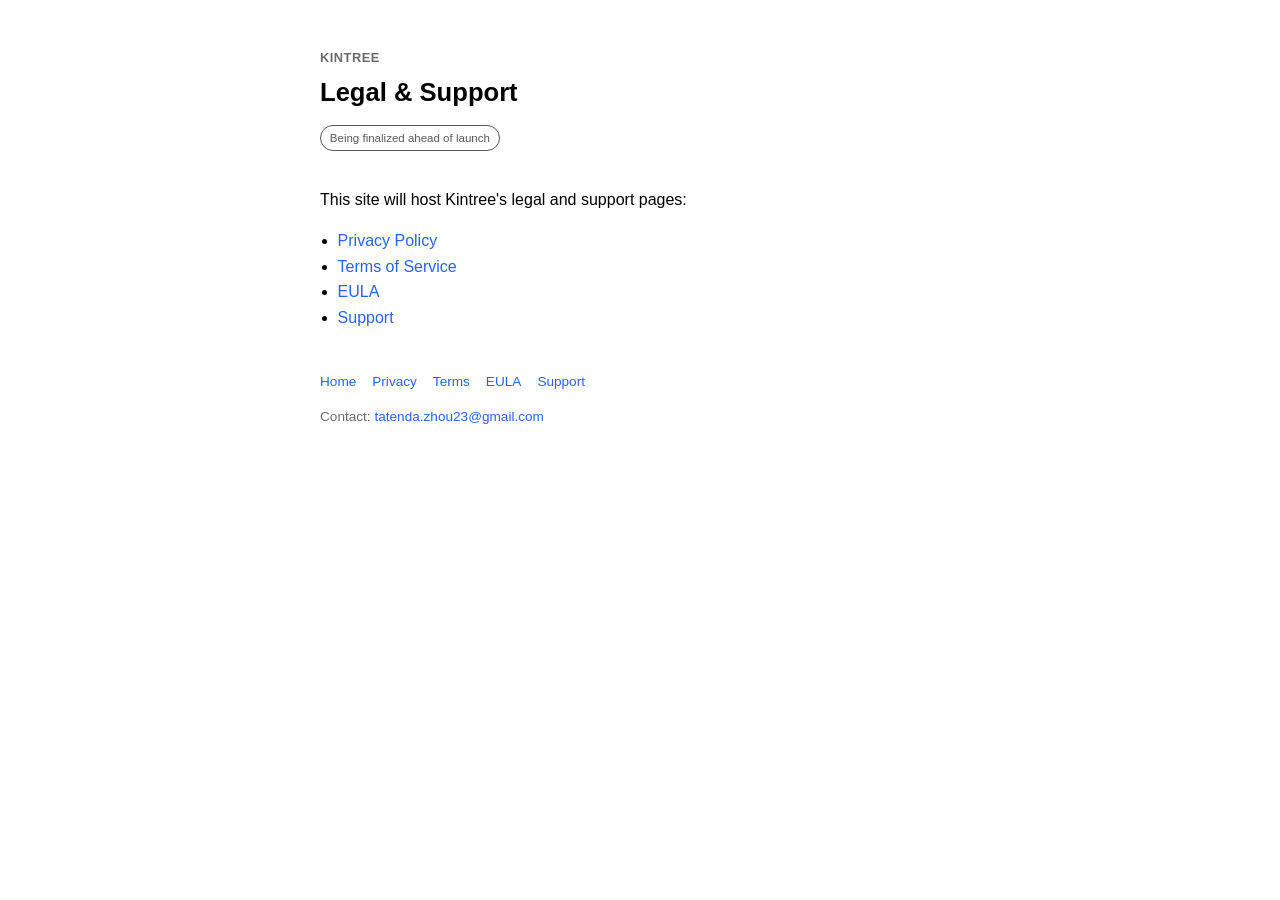
<file: index.html>
<!DOCTYPE html>
<html lang="en">
<head>
<meta charset="utf-8">
<meta name="viewport" content="width=device-width, initial-scale=1">
<title>Kintree — Legal &amp; Support</title>
<meta name="robots" content="noindex">
<style>
  :root { color-scheme: light dark; }
  body { font-family: -apple-system, BlinkMacSystemFont, "Segoe UI", Roboto, Helvetica, Arial, sans-serif;
         max-width: 640px; margin: 0 auto; padding: 3rem 1.25rem; line-height: 1.6; }
  h1 { font-size: 1.6rem; margin: .25rem 0 .5rem; }
  .brand { font-weight: 700; letter-spacing: .04em; text-transform: uppercase; font-size: .8rem; color: #6a6a6a; }
  .badge { display: inline-block; font-size: .72rem; padding: .15rem .55rem; border: 1px solid currentColor;
           border-radius: 999px; opacity: .65; margin: .25rem 0 1.25rem; }
  a { color: #2563eb; text-decoration: none; }
  a:hover { text-decoration: underline; }
  ul { padding-left: 1.1rem; }
  footer { margin-top: 2.5rem; font-size: .85rem; color: #6a6a6a; }
  nav a { margin-right: 1rem; }
</style>
</head>
<body>
  <div class="brand">Kintree</div>
  <h1>Legal &amp; Support</h1>
  <div class="badge">Being finalized ahead of launch</div>
  <p>This site will host Kintree's legal and support pages:</p>
  <ul>
    <li><a href="/familytreeapp-legal/privacy">Privacy Policy</a></li>
    <li><a href="/familytreeapp-legal/terms">Terms of Service</a></li>
    <li><a href="/familytreeapp-legal/eula">EULA</a></li>
    <li><a href="/familytreeapp-legal/support">Support</a></li>
  </ul>
  <footer>
    <nav><a href="/familytreeapp-legal/">Home</a><a href="/familytreeapp-legal/privacy">Privacy</a><a href="/familytreeapp-legal/terms">Terms</a><a href="/familytreeapp-legal/eula">EULA</a><a href="/familytreeapp-legal/support">Support</a></nav>
    <p>Contact: <a href="mailto:tatenda.zhou23@gmail.com">tatenda.zhou23@gmail.com</a></p>
  </footer>
</body>
</html>
</file>
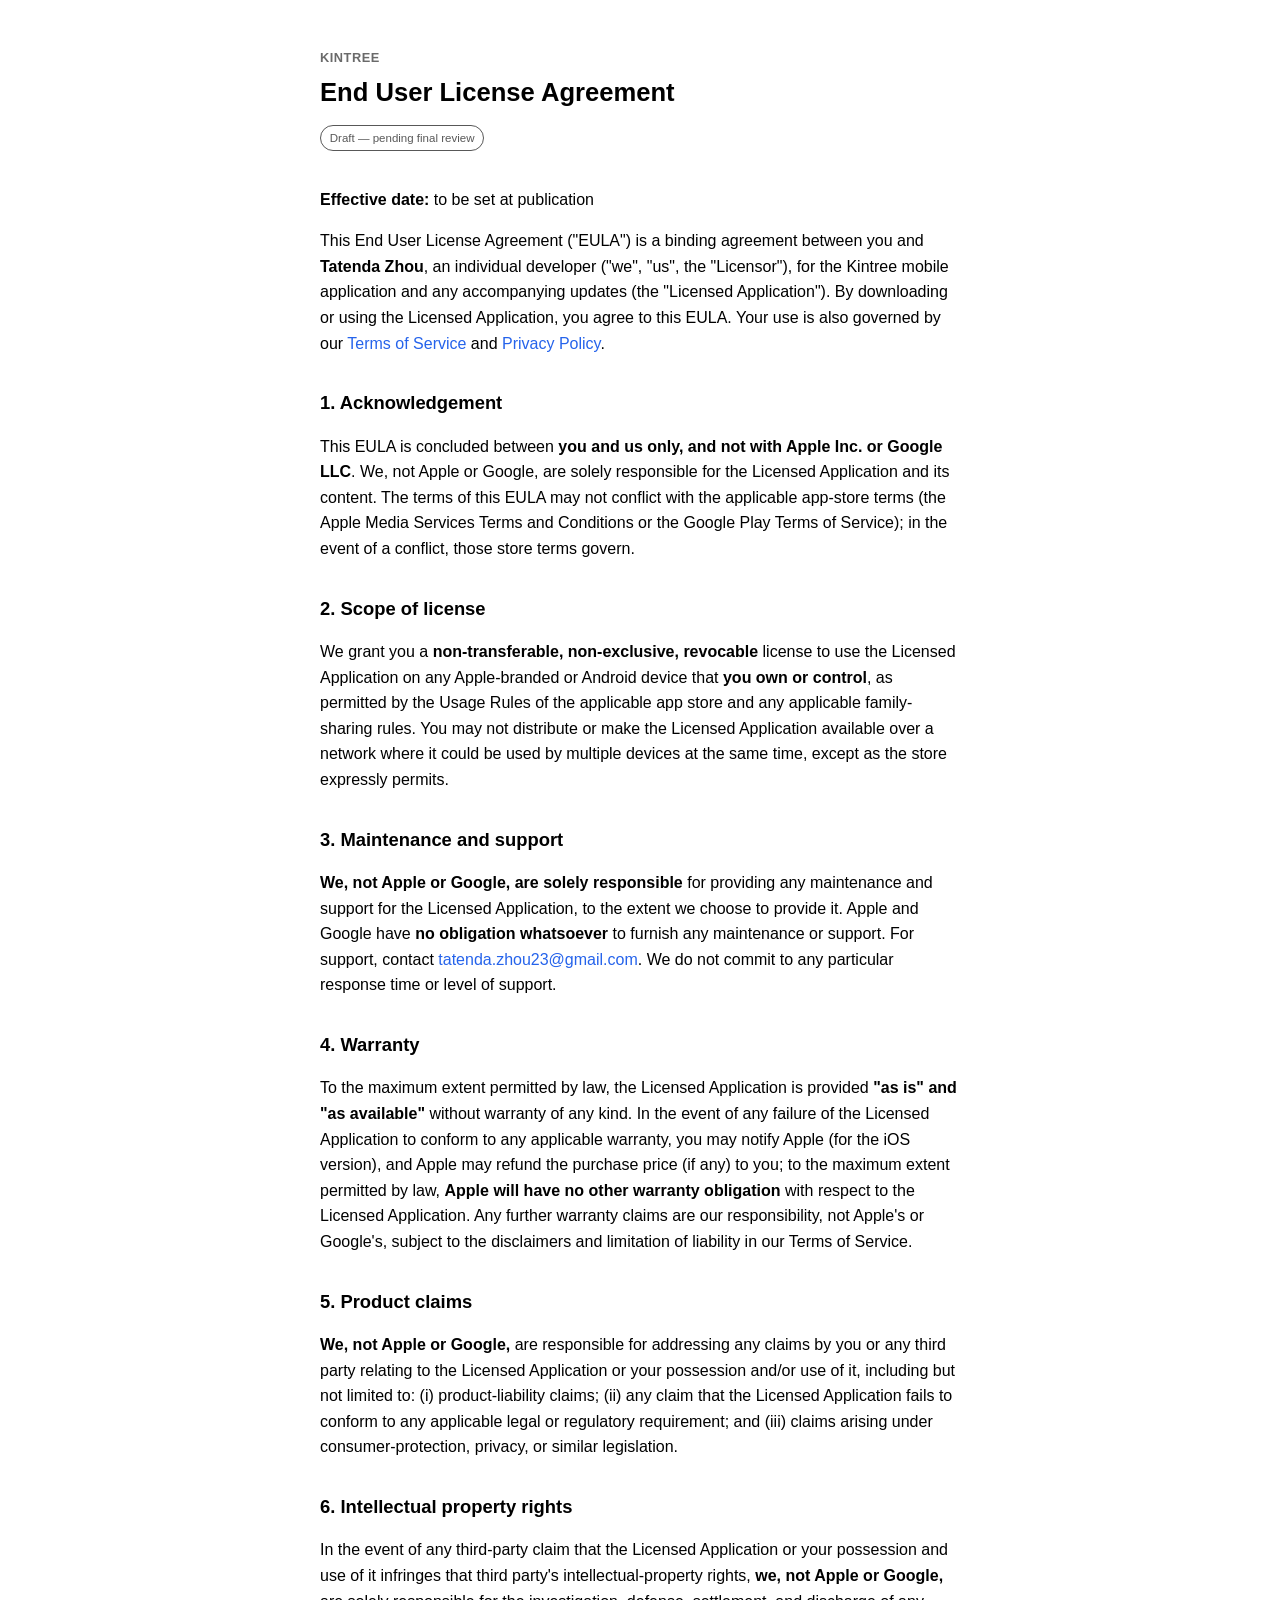
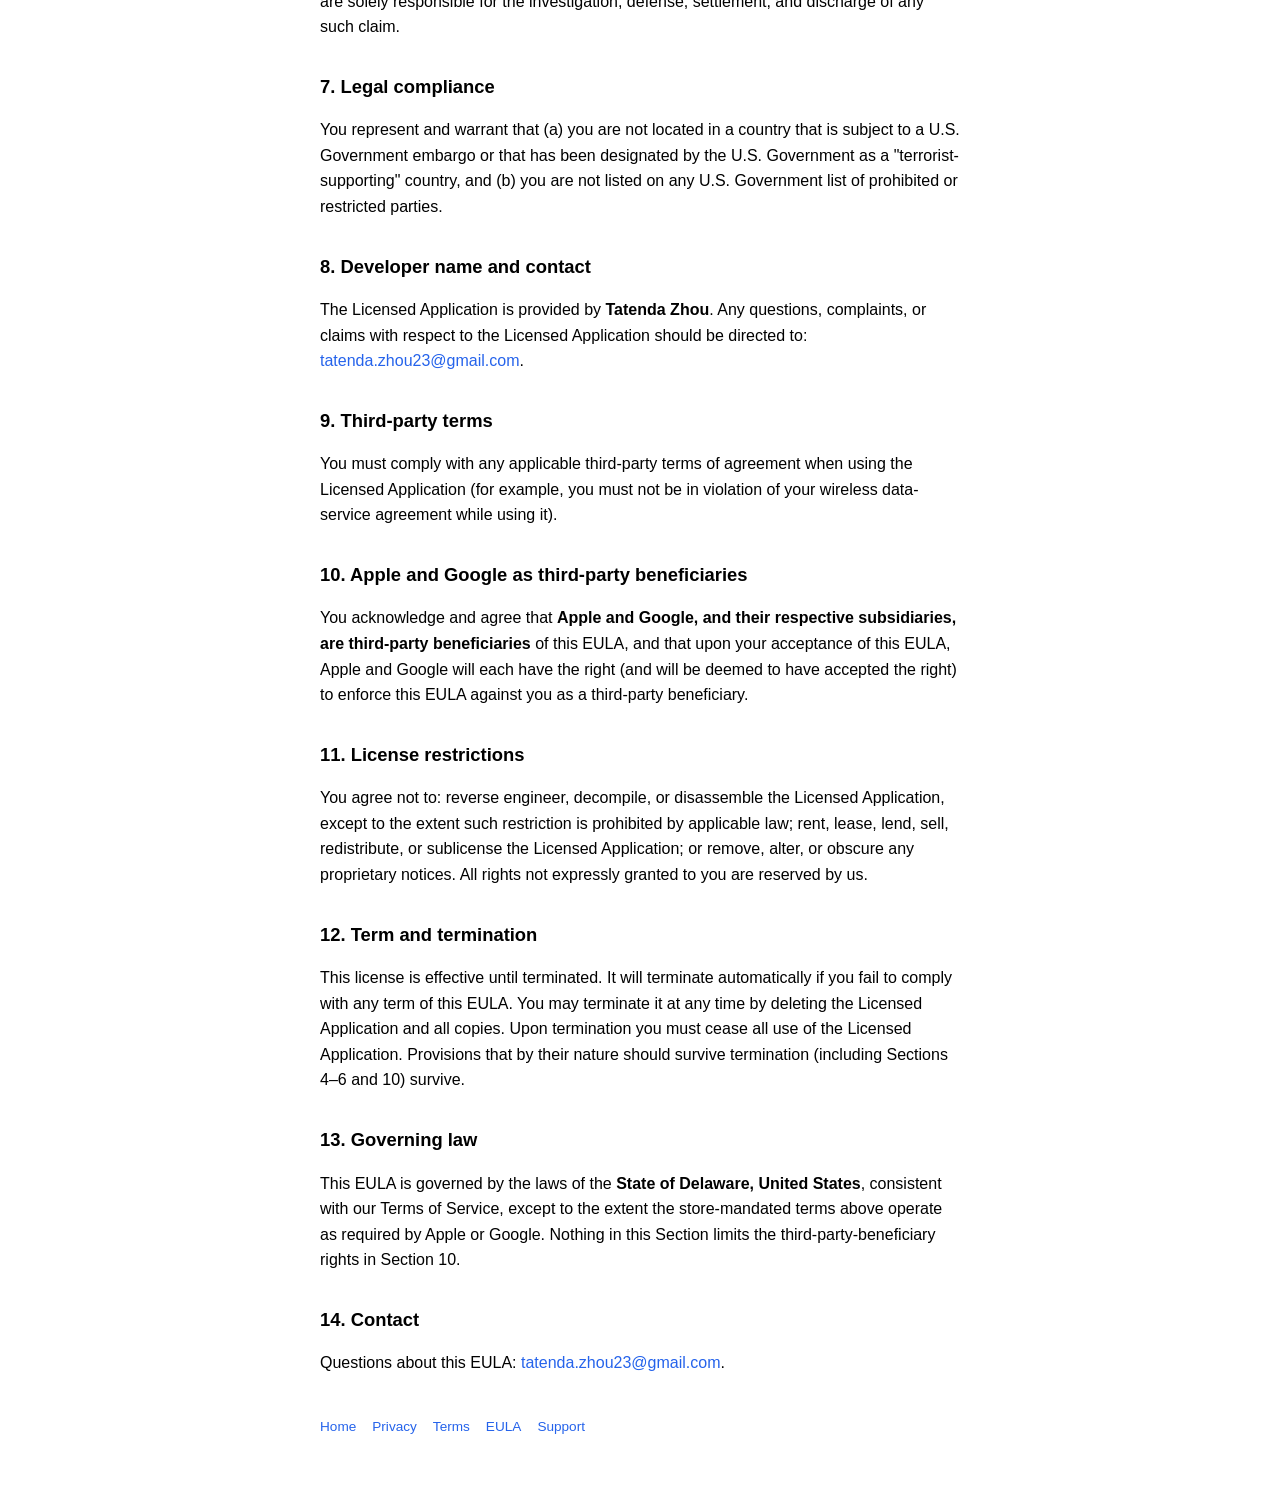
<file: eula/index.html>
<!DOCTYPE html>
<html lang="en">
<head>
<meta charset="utf-8">
<meta name="viewport" content="width=device-width, initial-scale=1">
<title>Kintree — End User License Agreement</title>
<meta name="robots" content="noindex">
<style>
  :root { color-scheme: light dark; }
  body { font-family: -apple-system, BlinkMacSystemFont, "Segoe UI", Roboto, Helvetica, Arial, sans-serif;
         max-width: 640px; margin: 0 auto; padding: 3rem 1.25rem; line-height: 1.6; }
  h1 { font-size: 1.6rem; margin: .25rem 0 .5rem; }
  h2 { font-size: 1.15rem; margin: 2rem 0 .4rem; }
  .brand { font-weight: 700; letter-spacing: .04em; text-transform: uppercase; font-size: .8rem; color: #6a6a6a; }
  .badge { display: inline-block; font-size: .72rem; padding: .15rem .55rem; border: 1px solid currentColor;
           border-radius: 999px; opacity: .65; margin: .25rem 0 1.25rem; }
  a { color: #2563eb; text-decoration: none; }
  a:hover { text-decoration: underline; }
  ul { padding-left: 1.1rem; }
  footer { margin-top: 2.5rem; font-size: .85rem; color: #6a6a6a; }
  nav a { margin-right: 1rem; }
</style>
</head>
<body>
  <div class="brand">Kintree</div>
  <h1>End User License Agreement</h1>
  <div class="badge">Draft — pending final review</div>

  <p><strong>Effective date:</strong> to be set at publication</p>

  <p>This End User License Agreement ("EULA") is a binding agreement between you and <strong>Tatenda Zhou</strong>, an individual developer ("we", "us", the "Licensor"), for the Kintree mobile application and any accompanying updates (the "Licensed Application"). By downloading or using the Licensed Application, you agree to this EULA. Your use is also governed by our <a href="/familytreeapp-legal/terms">Terms of Service</a> and <a href="/familytreeapp-legal/privacy">Privacy Policy</a>.</p>

  <h2>1. Acknowledgement</h2>
  <p>This EULA is concluded between <strong>you and us only, and not with Apple Inc. or Google LLC</strong>. We, not Apple or Google, are solely responsible for the Licensed Application and its content. The terms of this EULA may not conflict with the applicable app-store terms (the Apple Media Services Terms and Conditions or the Google Play Terms of Service); in the event of a conflict, those store terms govern.</p>

  <h2>2. Scope of license</h2>
  <p>We grant you a <strong>non-transferable, non-exclusive, revocable</strong> license to use the Licensed Application on any Apple-branded or Android device that <strong>you own or control</strong>, as permitted by the Usage Rules of the applicable app store and any applicable family-sharing rules. You may not distribute or make the Licensed Application available over a network where it could be used by multiple devices at the same time, except as the store expressly permits.</p>

  <h2>3. Maintenance and support</h2>
  <p><strong>We, not Apple or Google, are solely responsible</strong> for providing any maintenance and support for the Licensed Application, to the extent we choose to provide it. Apple and Google have <strong>no obligation whatsoever</strong> to furnish any maintenance or support. For support, contact <a href="mailto:tatenda.zhou23@gmail.com">tatenda.zhou23@gmail.com</a>. We do not commit to any particular response time or level of support.</p>

  <h2>4. Warranty</h2>
  <p>To the maximum extent permitted by law, the Licensed Application is provided <strong>"as is" and "as available"</strong> without warranty of any kind. In the event of any failure of the Licensed Application to conform to any applicable warranty, you may notify Apple (for the iOS version), and Apple may refund the purchase price (if any) to you; to the maximum extent permitted by law, <strong>Apple will have no other warranty obligation</strong> with respect to the Licensed Application. Any further warranty claims are our responsibility, not Apple's or Google's, subject to the disclaimers and limitation of liability in our Terms of Service.</p>

  <h2>5. Product claims</h2>
  <p><strong>We, not Apple or Google,</strong> are responsible for addressing any claims by you or any third party relating to the Licensed Application or your possession and/or use of it, including but not limited to: (i) product-liability claims; (ii) any claim that the Licensed Application fails to conform to any applicable legal or regulatory requirement; and (iii) claims arising under consumer-protection, privacy, or similar legislation.</p>

  <h2>6. Intellectual property rights</h2>
  <p>In the event of any third-party claim that the Licensed Application or your possession and use of it infringes that third party's intellectual-property rights, <strong>we, not Apple or Google,</strong> are solely responsible for the investigation, defense, settlement, and discharge of any such claim.</p>

  <h2>7. Legal compliance</h2>
  <p>You represent and warrant that (a) you are not located in a country that is subject to a U.S. Government embargo or that has been designated by the U.S. Government as a "terrorist-supporting" country, and (b) you are not listed on any U.S. Government list of prohibited or restricted parties.</p>

  <h2>8. Developer name and contact</h2>
  <p>The Licensed Application is provided by <strong>Tatenda Zhou</strong>. Any questions, complaints, or claims with respect to the Licensed Application should be directed to: <a href="mailto:tatenda.zhou23@gmail.com">tatenda.zhou23@gmail.com</a>.</p>

  <h2>9. Third-party terms</h2>
  <p>You must comply with any applicable third-party terms of agreement when using the Licensed Application (for example, you must not be in violation of your wireless data-service agreement while using it).</p>

  <h2>10. Apple and Google as third-party beneficiaries</h2>
  <p>You acknowledge and agree that <strong>Apple and Google, and their respective subsidiaries, are third-party beneficiaries</strong> of this EULA, and that upon your acceptance of this EULA, Apple and Google will each have the right (and will be deemed to have accepted the right) to enforce this EULA against you as a third-party beneficiary.</p>

  <h2>11. License restrictions</h2>
  <p>You agree not to: reverse engineer, decompile, or disassemble the Licensed Application, except to the extent such restriction is prohibited by applicable law; rent, lease, lend, sell, redistribute, or sublicense the Licensed Application; or remove, alter, or obscure any proprietary notices. All rights not expressly granted to you are reserved by us.</p>

  <h2>12. Term and termination</h2>
  <p>This license is effective until terminated. It will terminate automatically if you fail to comply with any term of this EULA. You may terminate it at any time by deleting the Licensed Application and all copies. Upon termination you must cease all use of the Licensed Application. Provisions that by their nature should survive termination (including Sections 4–6 and 10) survive.</p>

  <h2>13. Governing law</h2>
  <p>This EULA is governed by the laws of the <strong>State of Delaware, United States</strong>, consistent with our Terms of Service, except to the extent the store-mandated terms above operate as required by Apple or Google. Nothing in this Section limits the third-party-beneficiary rights in Section 10.</p>

  <h2>14. Contact</h2>
  <p>Questions about this EULA: <a href="mailto:tatenda.zhou23@gmail.com">tatenda.zhou23@gmail.com</a>.</p>

  <footer>
    <nav><a href="/familytreeapp-legal/">Home</a><a href="/familytreeapp-legal/privacy">Privacy</a><a href="/familytreeapp-legal/terms">Terms</a><a href="/familytreeapp-legal/eula">EULA</a><a href="/familytreeapp-legal/support">Support</a></nav>
  </footer>
</body>
</html>
</file>
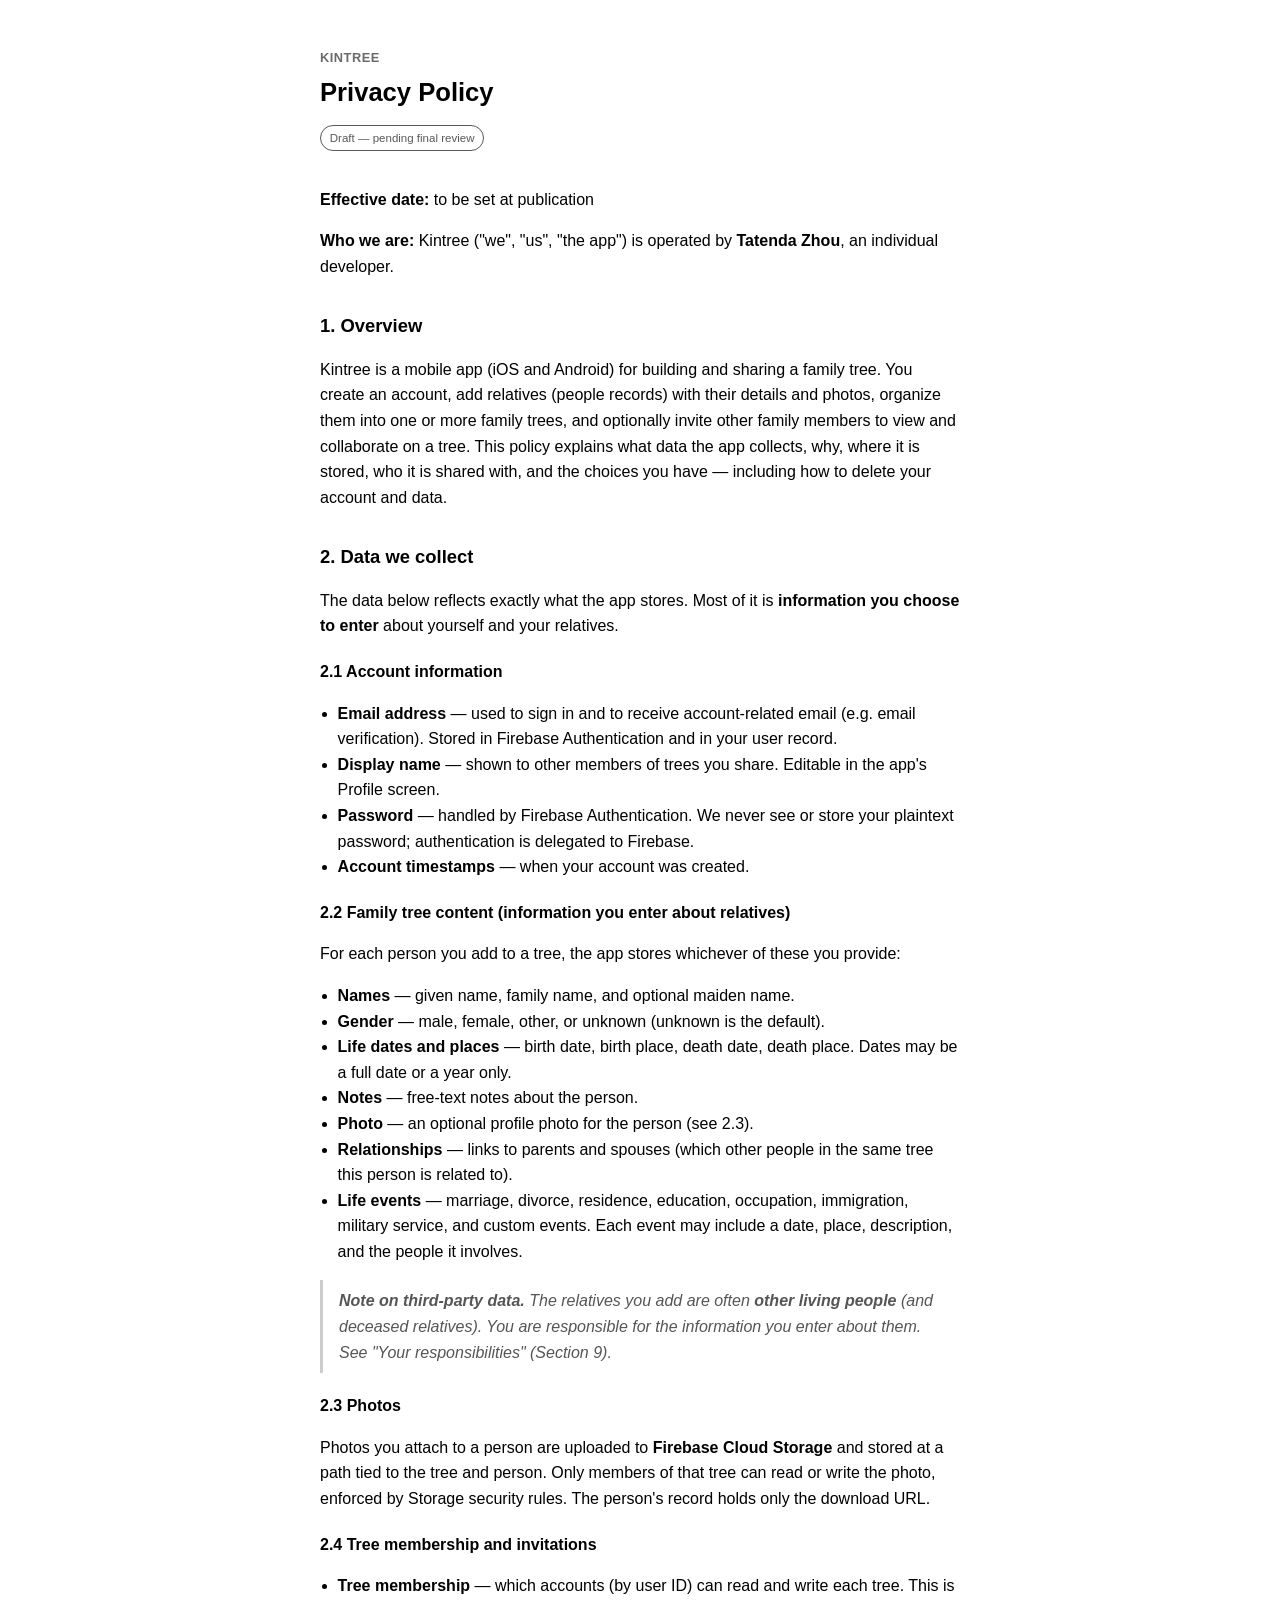
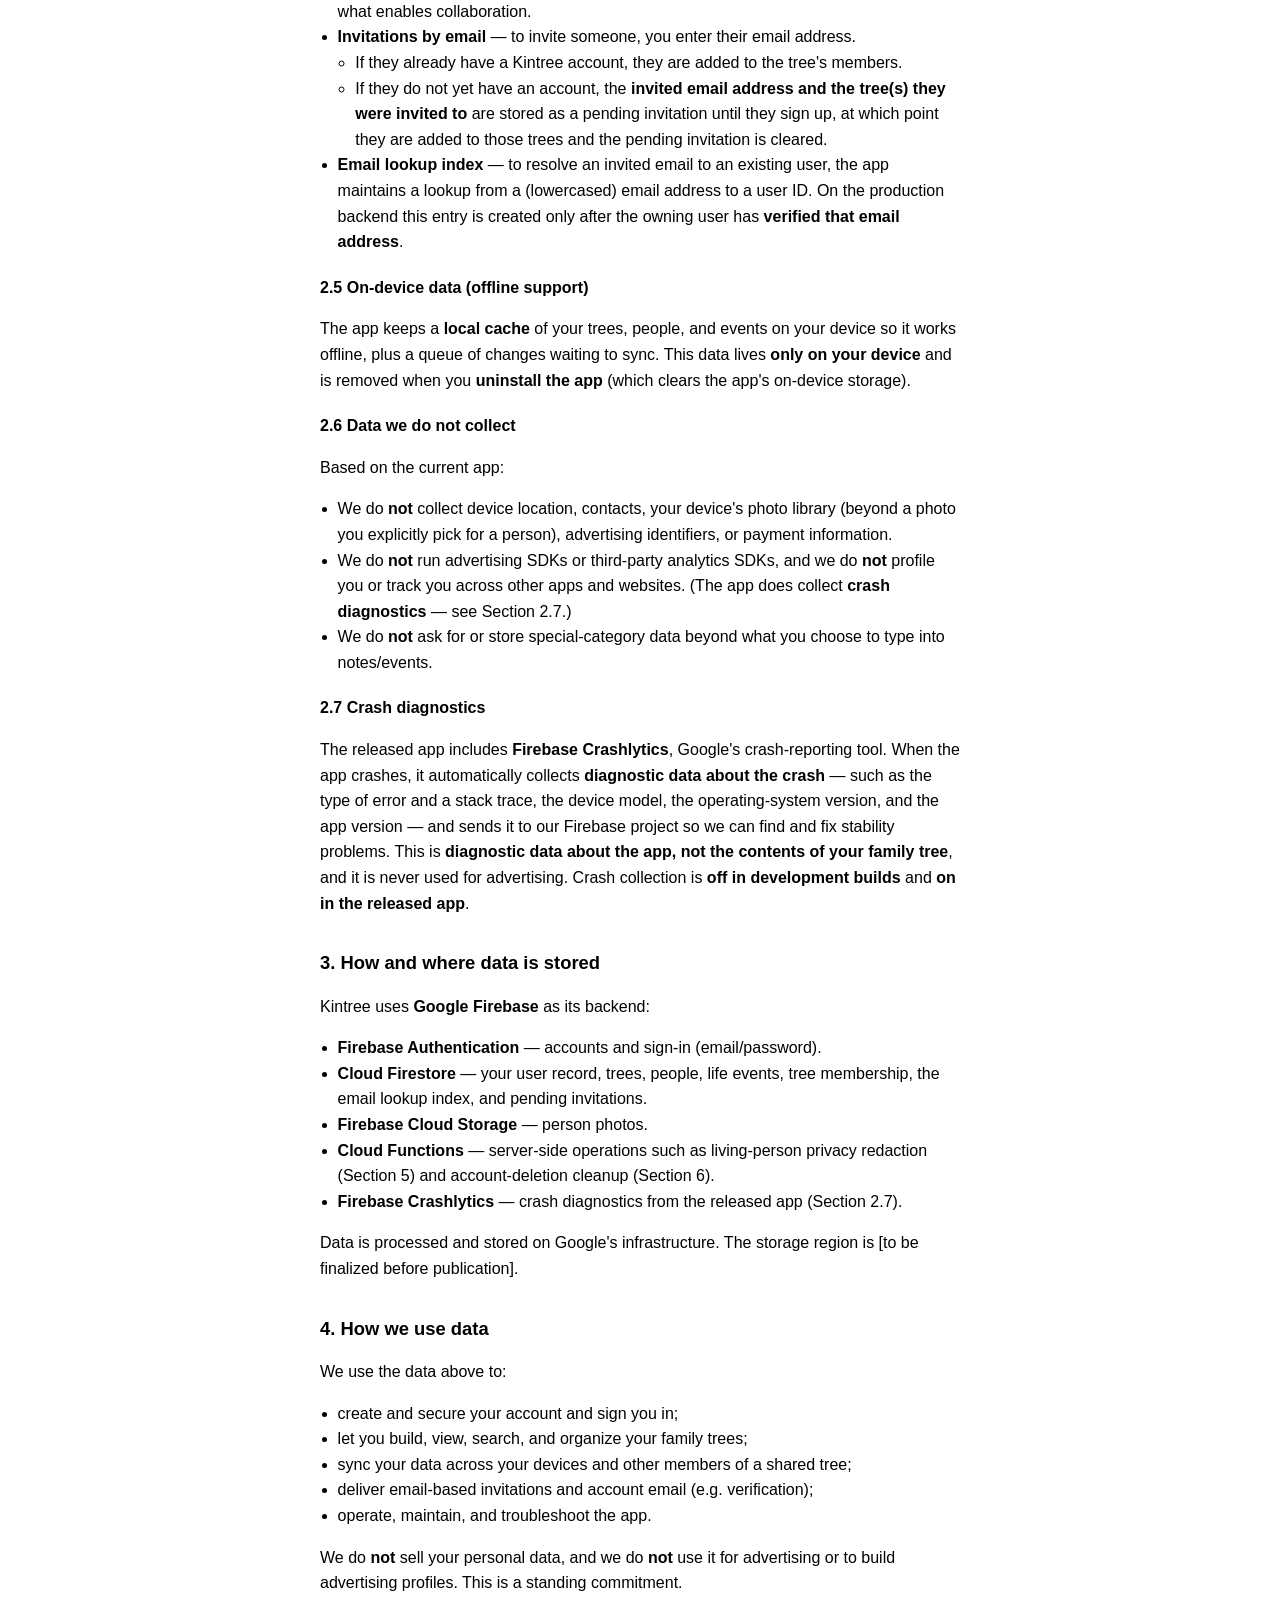
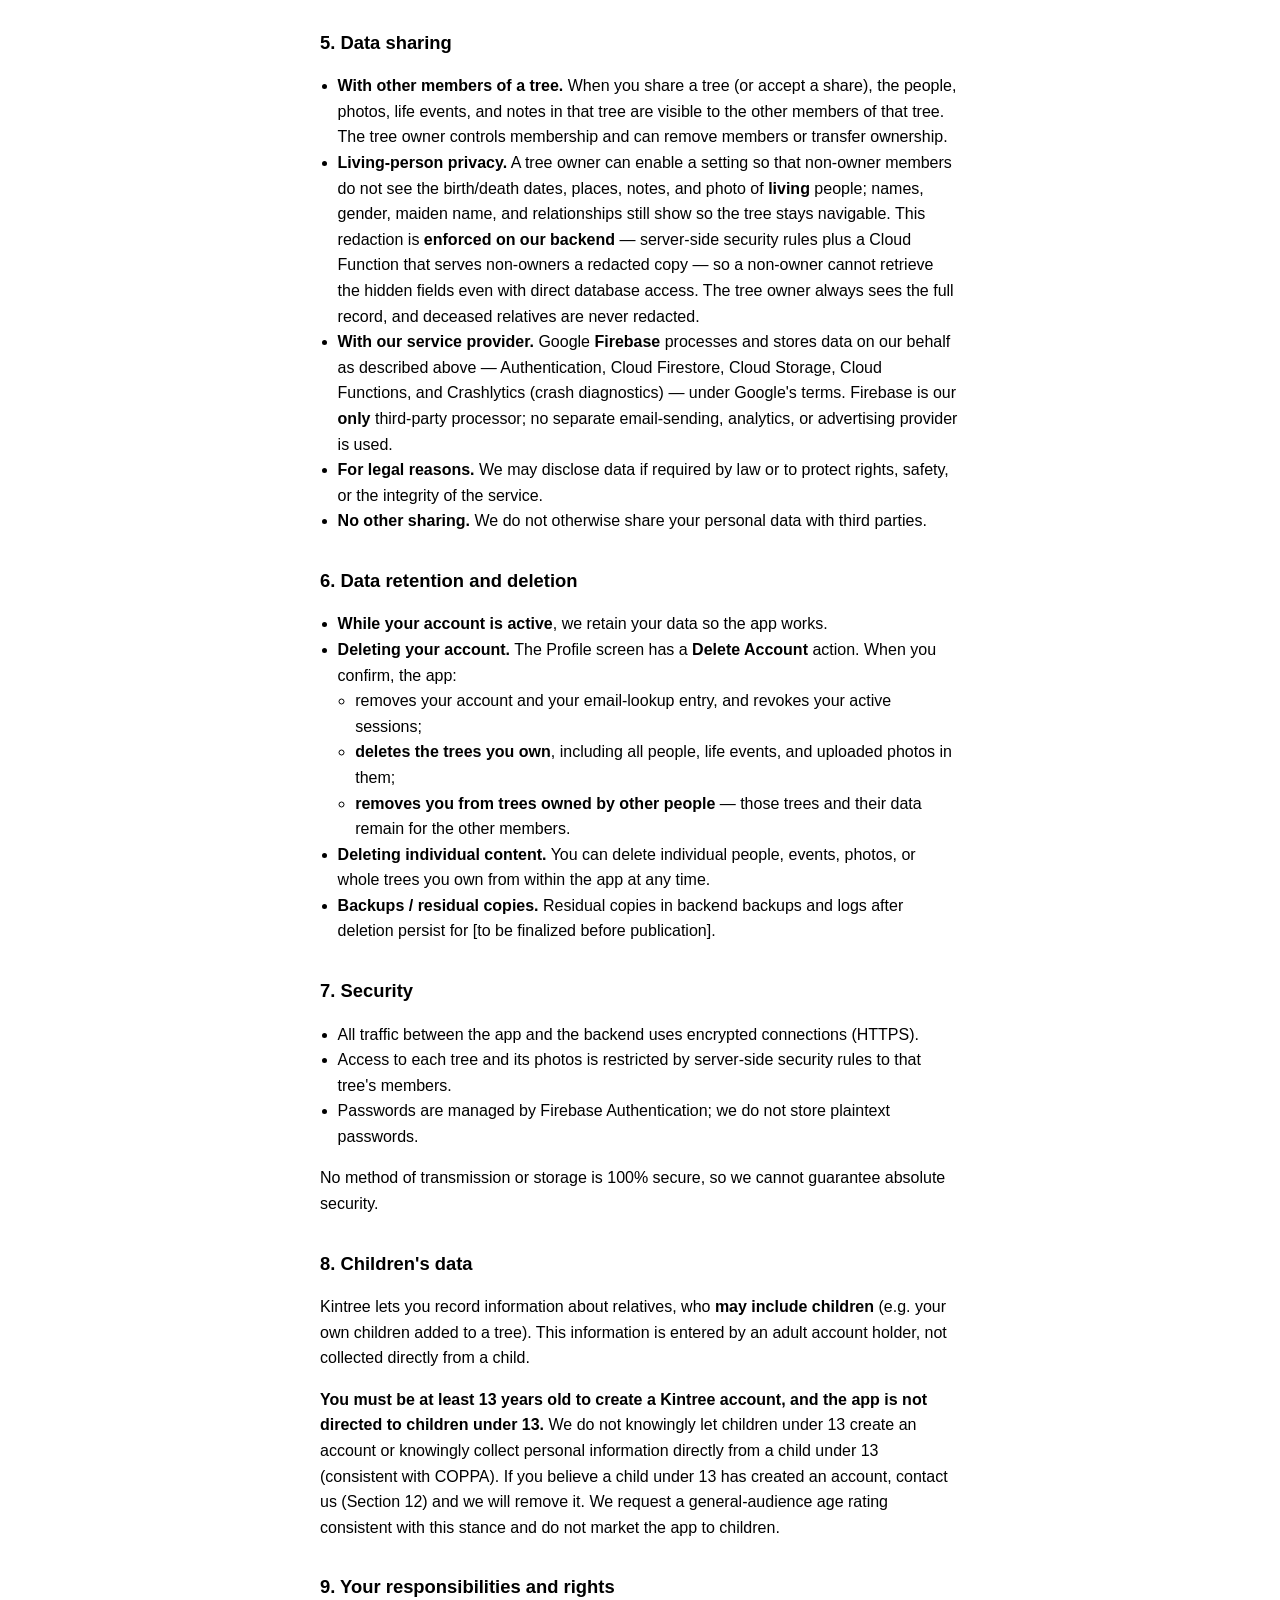
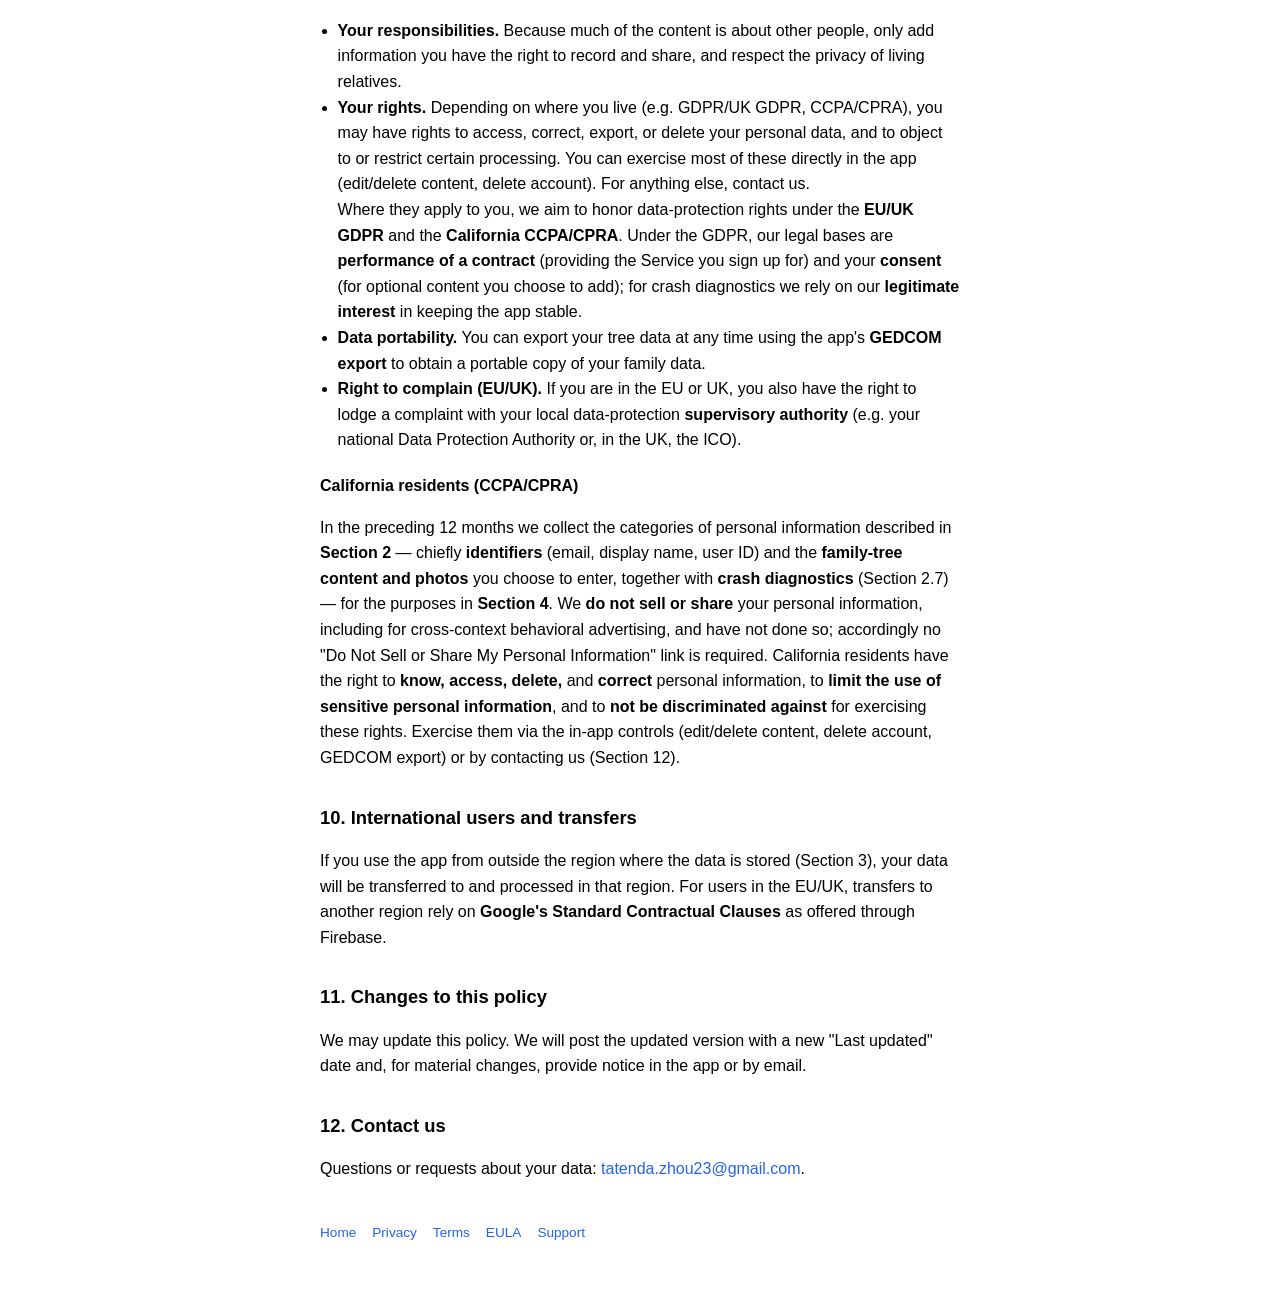
<file: privacy/index.html>
<!DOCTYPE html>
<html lang="en">
<head>
<meta charset="utf-8">
<meta name="viewport" content="width=device-width, initial-scale=1">
<title>Kintree — Privacy Policy</title>
<meta name="robots" content="noindex">
<style>
  :root { color-scheme: light dark; }
  body { font-family: -apple-system, BlinkMacSystemFont, "Segoe UI", Roboto, Helvetica, Arial, sans-serif;
         max-width: 640px; margin: 0 auto; padding: 3rem 1.25rem; line-height: 1.6; }
  h1 { font-size: 1.6rem; margin: .25rem 0 .5rem; }
  h2 { font-size: 1.15rem; margin: 2rem 0 .4rem; }
  h3 { font-size: 1rem; margin: 1.25rem 0 .3rem; }
  .brand { font-weight: 700; letter-spacing: .04em; text-transform: uppercase; font-size: .8rem; color: #6a6a6a; }
  .badge { display: inline-block; font-size: .72rem; padding: .15rem .55rem; border: 1px solid currentColor;
           border-radius: 999px; opacity: .65; margin: .25rem 0 1.25rem; }
  a { color: #2563eb; text-decoration: none; }
  a:hover { text-decoration: underline; }
  ul { padding-left: 1.1rem; }
  blockquote { margin: 1rem 0; padding: .5rem 1rem; border-left: 3px solid #ccc; color: #555; font-style: italic; }
  table { border-collapse: collapse; width: 100%; margin: 1rem 0; font-size: .9rem; }
  th, td { border: 1px solid #ccc; padding: .4rem .65rem; text-align: left; vertical-align: top; }
  th { background: #f5f5f5; font-weight: 600; }
  footer { margin-top: 2.5rem; font-size: .85rem; color: #6a6a6a; }
  nav a { margin-right: 1rem; }
</style>
</head>
<body>
  <div class="brand">Kintree</div>
  <h1>Privacy Policy</h1>
  <div class="badge">Draft — pending final review</div>

  <p><strong>Effective date:</strong> to be set at publication</p>

  <p><strong>Who we are:</strong> Kintree ("we", "us", "the app") is operated by <strong>Tatenda Zhou</strong>, an individual developer.</p>

  <h2>1. Overview</h2>
  <p>Kintree is a mobile app (iOS and Android) for building and sharing a family tree. You create an account, add relatives (people records) with their details and photos, organize them into one or more family trees, and optionally invite other family members to view and collaborate on a tree. This policy explains what data the app collects, why, where it is stored, who it is shared with, and the choices you have — including how to delete your account and data.</p>

  <h2>2. Data we collect</h2>
  <p>The data below reflects exactly what the app stores. Most of it is <strong>information you choose to enter</strong> about yourself and your relatives.</p>

  <h3>2.1 Account information</h3>
  <ul>
    <li><strong>Email address</strong> — used to sign in and to receive account-related email (e.g. email verification). Stored in Firebase Authentication and in your user record.</li>
    <li><strong>Display name</strong> — shown to other members of trees you share. Editable in the app's Profile screen.</li>
    <li><strong>Password</strong> — handled by Firebase Authentication. We never see or store your plaintext password; authentication is delegated to Firebase.</li>
    <li><strong>Account timestamps</strong> — when your account was created.</li>
  </ul>

  <h3>2.2 Family tree content (information you enter about relatives)</h3>
  <p>For each person you add to a tree, the app stores whichever of these you provide:</p>
  <ul>
    <li><strong>Names</strong> — given name, family name, and optional maiden name.</li>
    <li><strong>Gender</strong> — male, female, other, or unknown (unknown is the default).</li>
    <li><strong>Life dates and places</strong> — birth date, birth place, death date, death place. Dates may be a full date or a year only.</li>
    <li><strong>Notes</strong> — free-text notes about the person.</li>
    <li><strong>Photo</strong> — an optional profile photo for the person (see 2.3).</li>
    <li><strong>Relationships</strong> — links to parents and spouses (which other people in the same tree this person is related to).</li>
    <li><strong>Life events</strong> — marriage, divorce, residence, education, occupation, immigration, military service, and custom events. Each event may include a date, place, description, and the people it involves.</li>
  </ul>

  <blockquote><strong>Note on third-party data.</strong> The relatives you add are often <strong>other living people</strong> (and deceased relatives). You are responsible for the information you enter about them. See "Your responsibilities" (Section 9).</blockquote>

  <h3>2.3 Photos</h3>
  <p>Photos you attach to a person are uploaded to <strong>Firebase Cloud Storage</strong> and stored at a path tied to the tree and person. Only members of that tree can read or write the photo, enforced by Storage security rules. The person's record holds only the download URL.</p>

  <h3>2.4 Tree membership and invitations</h3>
  <ul>
    <li><strong>Tree membership</strong> — which accounts (by user ID) can read and write each tree. This is what enables collaboration.</li>
    <li><strong>Invitations by email</strong> — to invite someone, you enter their email address.
      <ul>
        <li>If they already have a Kintree account, they are added to the tree's members.</li>
        <li>If they do not yet have an account, the <strong>invited email address and the tree(s) they were invited to</strong> are stored as a pending invitation until they sign up, at which point they are added to those trees and the pending invitation is cleared.</li>
      </ul>
    </li>
    <li><strong>Email lookup index</strong> — to resolve an invited email to an existing user, the app maintains a lookup from a (lowercased) email address to a user ID. On the production backend this entry is created only after the owning user has <strong>verified that email address</strong>.</li>
  </ul>

  <h3>2.5 On-device data (offline support)</h3>
  <p>The app keeps a <strong>local cache</strong> of your trees, people, and events on your device so it works offline, plus a queue of changes waiting to sync. This data lives <strong>only on your device</strong> and is removed when you <strong>uninstall the app</strong> (which clears the app's on-device storage).</p>

  <h3>2.6 Data we do <strong>not</strong> collect</h3>
  <p>Based on the current app:</p>
  <ul>
    <li>We do <strong>not</strong> collect device location, contacts, your device's photo library (beyond a photo you explicitly pick for a person), advertising identifiers, or payment information.</li>
    <li>We do <strong>not</strong> run advertising SDKs or third-party analytics SDKs, and we do <strong>not</strong> profile you or track you across other apps and websites. (The app does collect <strong>crash diagnostics</strong> — see Section 2.7.)</li>
    <li>We do <strong>not</strong> ask for or store special-category data beyond what you choose to type into notes/events.</li>
  </ul>

  <h3>2.7 Crash diagnostics</h3>
  <p>The released app includes <strong>Firebase Crashlytics</strong>, Google's crash-reporting tool. When the app crashes, it automatically collects <strong>diagnostic data about the crash</strong> — such as the type of error and a stack trace, the device model, the operating-system version, and the app version — and sends it to our Firebase project so we can find and fix stability problems. This is <strong>diagnostic data about the app, not the contents of your family tree</strong>, and it is never used for advertising. Crash collection is <strong>off in development builds</strong> and <strong>on in the released app</strong>.</p>

  <h2>3. How and where data is stored</h2>
  <p>Kintree uses <strong>Google Firebase</strong> as its backend:</p>
  <ul>
    <li><strong>Firebase Authentication</strong> — accounts and sign-in (email/password).</li>
    <li><strong>Cloud Firestore</strong> — your user record, trees, people, life events, tree membership, the email lookup index, and pending invitations.</li>
    <li><strong>Firebase Cloud Storage</strong> — person photos.</li>
    <li><strong>Cloud Functions</strong> — server-side operations such as living-person privacy redaction (Section 5) and account-deletion cleanup (Section 6).</li>
    <li><strong>Firebase Crashlytics</strong> — crash diagnostics from the released app (Section 2.7).</li>
  </ul>
  <p>Data is processed and stored on Google's infrastructure. The storage region is [to be finalized before publication].</p>

  <h2>4. How we use data</h2>
  <p>We use the data above to:</p>
  <ul>
    <li>create and secure your account and sign you in;</li>
    <li>let you build, view, search, and organize your family trees;</li>
    <li>sync your data across your devices and other members of a shared tree;</li>
    <li>deliver email-based invitations and account email (e.g. verification);</li>
    <li>operate, maintain, and troubleshoot the app.</li>
  </ul>
  <p>We do <strong>not</strong> sell your personal data, and we do <strong>not</strong> use it for advertising or to build advertising profiles. This is a standing commitment.</p>

  <h2>5. Data sharing</h2>
  <ul>
    <li><strong>With other members of a tree.</strong> When you share a tree (or accept a share), the people, photos, life events, and notes in that tree are visible to the other members of that tree. The tree owner controls membership and can remove members or transfer ownership.</li>
    <li><strong>Living-person privacy.</strong> A tree owner can enable a setting so that non-owner members do not see the birth/death dates, places, notes, and photo of <strong>living</strong> people; names, gender, maiden name, and relationships still show so the tree stays navigable. This redaction is <strong>enforced on our backend</strong> — server-side security rules plus a Cloud Function that serves non-owners a redacted copy — so a non-owner cannot retrieve the hidden fields even with direct database access. The tree owner always sees the full record, and deceased relatives are never redacted.</li>
    <li><strong>With our service provider.</strong> Google <strong>Firebase</strong> processes and stores data on our behalf as described above — Authentication, Cloud Firestore, Cloud Storage, Cloud Functions, and Crashlytics (crash diagnostics) — under Google's terms. Firebase is our <strong>only</strong> third-party processor; no separate email-sending, analytics, or advertising provider is used.</li>
    <li><strong>For legal reasons.</strong> We may disclose data if required by law or to protect rights, safety, or the integrity of the service.</li>
    <li><strong>No other sharing.</strong> We do not otherwise share your personal data with third parties.</li>
  </ul>

  <h2>6. Data retention and deletion</h2>
  <ul>
    <li><strong>While your account is active</strong>, we retain your data so the app works.</li>
    <li><strong>Deleting your account.</strong> The Profile screen has a <strong>Delete Account</strong> action. When you confirm, the app:
      <ul>
        <li>removes your account and your email-lookup entry, and revokes your active sessions;</li>
        <li><strong>deletes the trees you own</strong>, including all people, life events, and uploaded photos in them;</li>
        <li><strong>removes you from trees owned by other people</strong> — those trees and their data remain for the other members.</li>
      </ul>
    </li>
    <li><strong>Deleting individual content.</strong> You can delete individual people, events, photos, or whole trees you own from within the app at any time.</li>
    <li><strong>Backups / residual copies.</strong> Residual copies in backend backups and logs after deletion persist for [to be finalized before publication].</li>
  </ul>

  <h2>7. Security</h2>
  <ul>
    <li>All traffic between the app and the backend uses encrypted connections (HTTPS).</li>
    <li>Access to each tree and its photos is restricted by server-side security rules to that tree's members.</li>
    <li>Passwords are managed by Firebase Authentication; we do not store plaintext passwords.</li>
  </ul>
  <p>No method of transmission or storage is 100% secure, so we cannot guarantee absolute security.</p>

  <h2>8. Children's data</h2>
  <p>Kintree lets you record information about relatives, who <strong>may include children</strong> (e.g. your own children added to a tree). This information is entered by an adult account holder, not collected directly from a child.</p>
  <p><strong>You must be at least 13 years old to create a Kintree account, and the app is not directed to children under 13.</strong> We do not knowingly let children under 13 create an account or knowingly collect personal information directly from a child under 13 (consistent with COPPA). If you believe a child under 13 has created an account, contact us (Section 12) and we will remove it. We request a general-audience age rating consistent with this stance and do not market the app to children.</p>

  <h2>9. Your responsibilities and rights</h2>
  <ul>
    <li><strong>Your responsibilities.</strong> Because much of the content is about other people, only add information you have the right to record and share, and respect the privacy of living relatives.</li>
    <li><strong>Your rights.</strong> Depending on where you live (e.g. GDPR/UK GDPR, CCPA/CPRA), you may have rights to access, correct, export, or delete your personal data, and to object to or restrict certain processing. You can exercise most of these directly in the app (edit/delete content, delete account). For anything else, contact us.
      <br>Where they apply to you, we aim to honor data-protection rights under the <strong>EU/UK GDPR</strong> and the <strong>California CCPA/CPRA</strong>. Under the GDPR, our legal bases are <strong>performance of a contract</strong> (providing the Service you sign up for) and your <strong>consent</strong> (for optional content you choose to add); for crash diagnostics we rely on our <strong>legitimate interest</strong> in keeping the app stable.</li>
    <li><strong>Data portability.</strong> You can export your tree data at any time using the app's <strong>GEDCOM export</strong> to obtain a portable copy of your family data.</li>
    <li><strong>Right to complain (EU/UK).</strong> If you are in the EU or UK, you also have the right to lodge a complaint with your local data-protection <strong>supervisory authority</strong> (e.g. your national Data Protection Authority or, in the UK, the ICO).</li>
  </ul>

  <h3>California residents (CCPA/CPRA)</h3>
  <p>In the preceding 12 months we collect the categories of personal information described in <strong>Section 2</strong> — chiefly <strong>identifiers</strong> (email, display name, user ID) and the <strong>family-tree content and photos</strong> you choose to enter, together with <strong>crash diagnostics</strong> (Section 2.7) — for the purposes in <strong>Section 4</strong>. We <strong>do not sell or share</strong> your personal information, including for cross-context behavioral advertising, and have not done so; accordingly no "Do Not Sell or Share My Personal Information" link is required. California residents have the right to <strong>know, access, delete,</strong> and <strong>correct</strong> personal information, to <strong>limit the use of sensitive personal information</strong>, and to <strong>not be discriminated against</strong> for exercising these rights. Exercise them via the in-app controls (edit/delete content, delete account, GEDCOM export) or by contacting us (Section 12).</p>

  <h2>10. International users and transfers</h2>
  <p>If you use the app from outside the region where the data is stored (Section 3), your data will be transferred to and processed in that region. For users in the EU/UK, transfers to another region rely on <strong>Google's Standard Contractual Clauses</strong> as offered through Firebase.</p>

  <h2>11. Changes to this policy</h2>
  <p>We may update this policy. We will post the updated version with a new "Last updated" date and, for material changes, provide notice in the app or by email.</p>

  <h2>12. Contact us</h2>
  <p>Questions or requests about your data: <a href="mailto:tatenda.zhou23@gmail.com">tatenda.zhou23@gmail.com</a>.</p>

  <footer>
    <nav><a href="/familytreeapp-legal/">Home</a><a href="/familytreeapp-legal/privacy">Privacy</a><a href="/familytreeapp-legal/terms">Terms</a><a href="/familytreeapp-legal/eula">EULA</a><a href="/familytreeapp-legal/support">Support</a></nav>
  </footer>
</body>
</html>
</file>
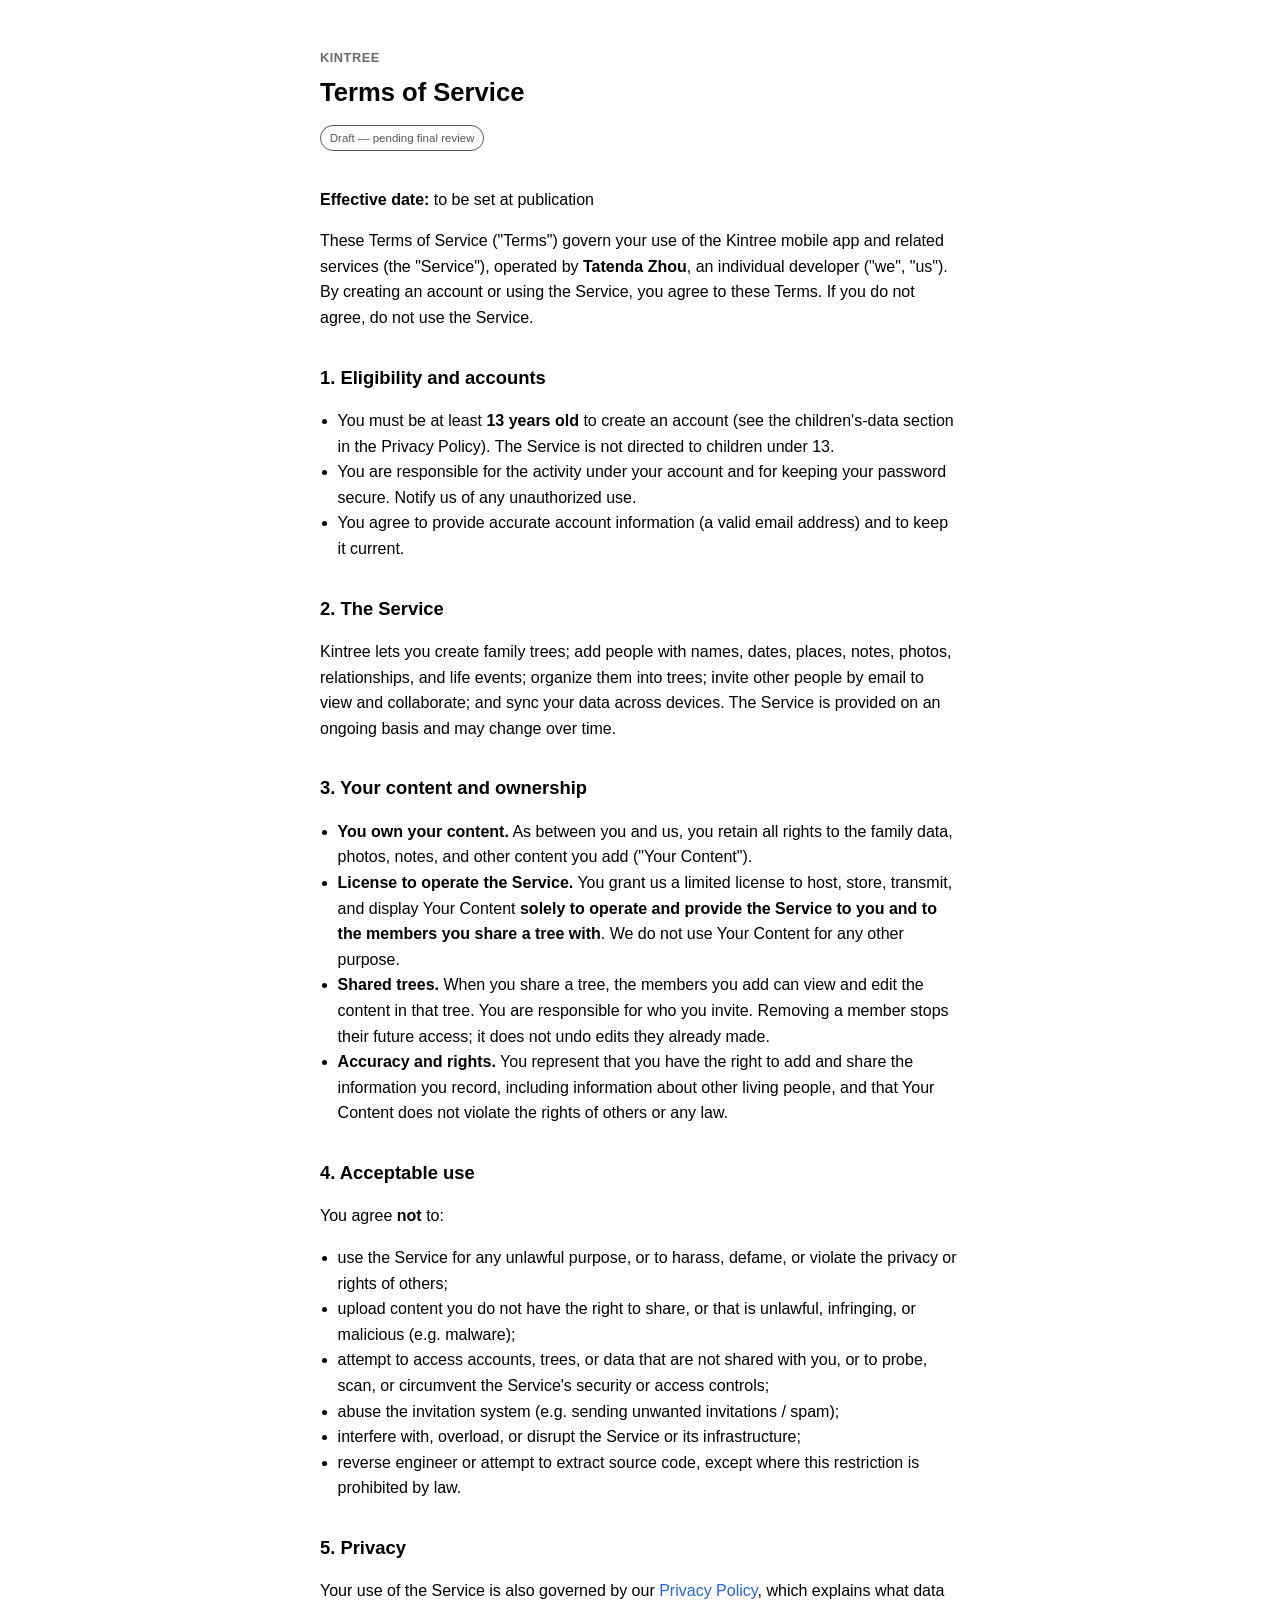
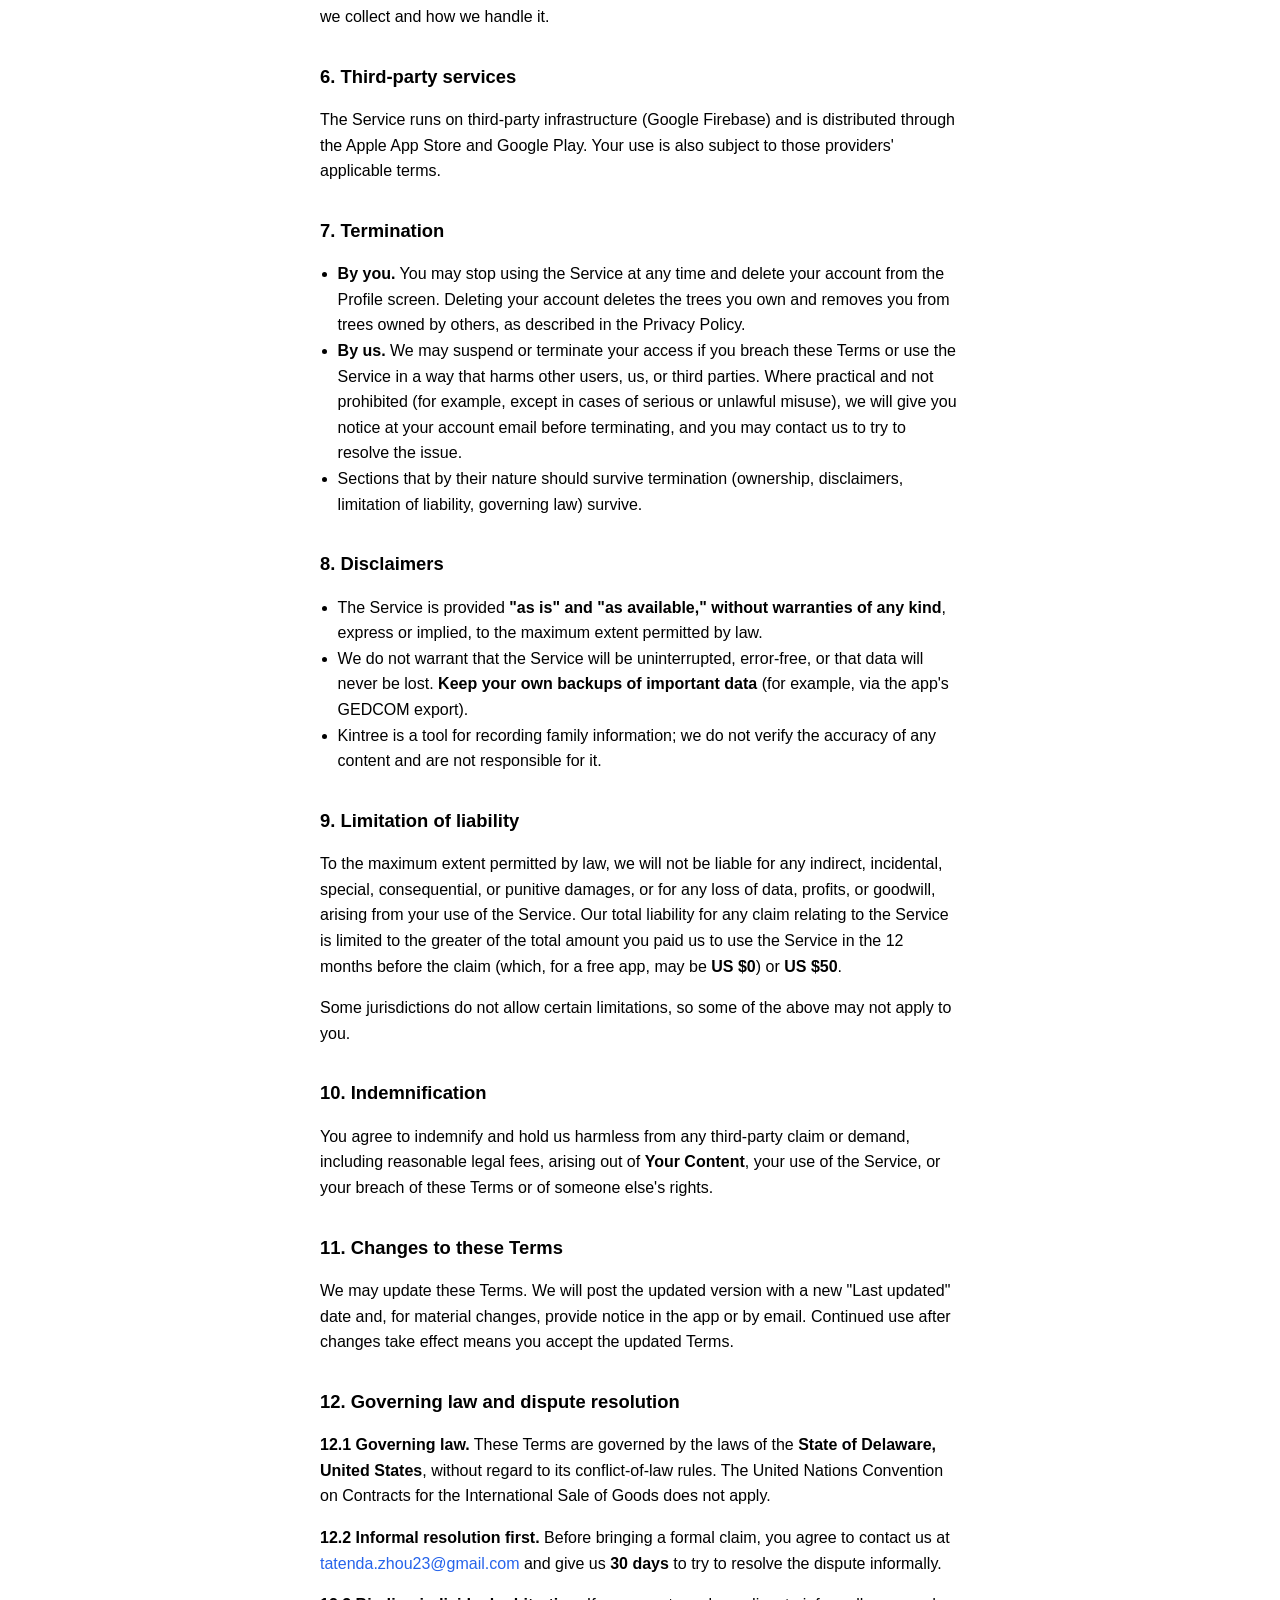
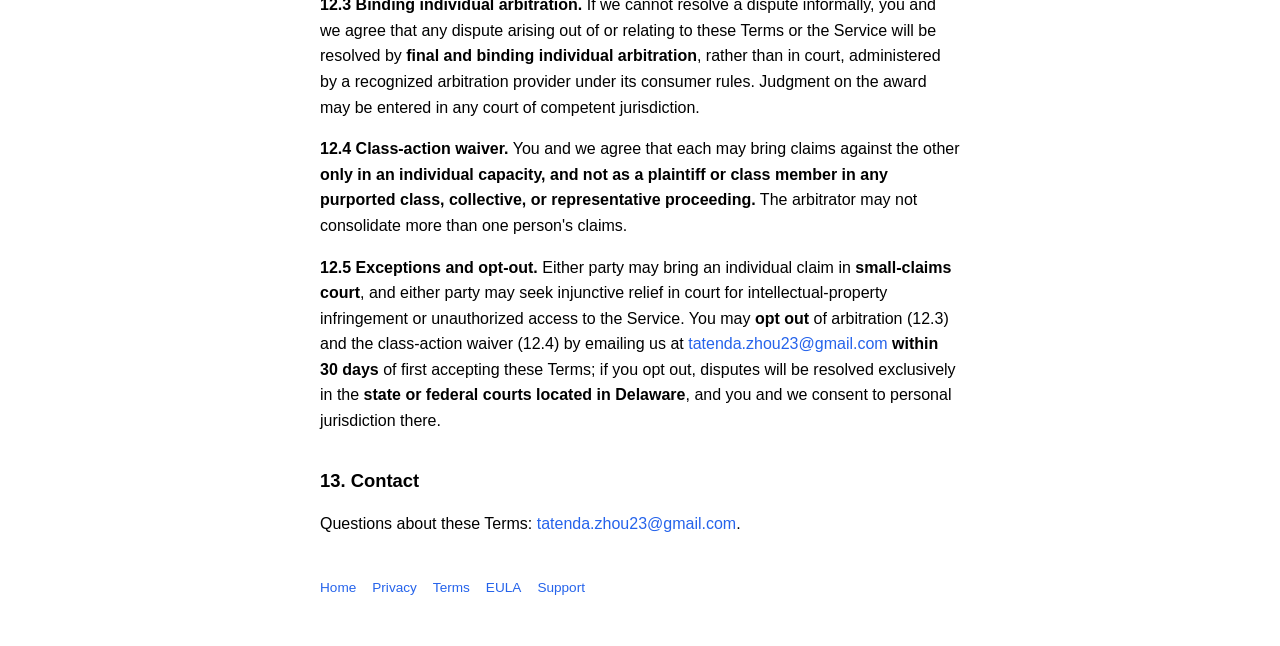
<file: terms/index.html>
<!DOCTYPE html>
<html lang="en">
<head>
<meta charset="utf-8">
<meta name="viewport" content="width=device-width, initial-scale=1">
<title>Kintree — Terms of Service</title>
<meta name="robots" content="noindex">
<style>
  :root { color-scheme: light dark; }
  body { font-family: -apple-system, BlinkMacSystemFont, "Segoe UI", Roboto, Helvetica, Arial, sans-serif;
         max-width: 640px; margin: 0 auto; padding: 3rem 1.25rem; line-height: 1.6; }
  h1 { font-size: 1.6rem; margin: .25rem 0 .5rem; }
  h2 { font-size: 1.15rem; margin: 2rem 0 .4rem; }
  .brand { font-weight: 700; letter-spacing: .04em; text-transform: uppercase; font-size: .8rem; color: #6a6a6a; }
  .badge { display: inline-block; font-size: .72rem; padding: .15rem .55rem; border: 1px solid currentColor;
           border-radius: 999px; opacity: .65; margin: .25rem 0 1.25rem; }
  a { color: #2563eb; text-decoration: none; }
  a:hover { text-decoration: underline; }
  ul { padding-left: 1.1rem; }
  footer { margin-top: 2.5rem; font-size: .85rem; color: #6a6a6a; }
  nav a { margin-right: 1rem; }
</style>
</head>
<body>
  <div class="brand">Kintree</div>
  <h1>Terms of Service</h1>
  <div class="badge">Draft — pending final review</div>

  <p><strong>Effective date:</strong> to be set at publication</p>

  <p>These Terms of Service ("Terms") govern your use of the Kintree mobile app and related services (the "Service"), operated by <strong>Tatenda Zhou</strong>, an individual developer ("we", "us"). By creating an account or using the Service, you agree to these Terms. If you do not agree, do not use the Service.</p>

  <h2>1. Eligibility and accounts</h2>
  <ul>
    <li>You must be at least <strong>13 years old</strong> to create an account (see the children's-data section in the Privacy Policy). The Service is not directed to children under 13.</li>
    <li>You are responsible for the activity under your account and for keeping your password secure. Notify us of any unauthorized use.</li>
    <li>You agree to provide accurate account information (a valid email address) and to keep it current.</li>
  </ul>

  <h2>2. The Service</h2>
  <p>Kintree lets you create family trees; add people with names, dates, places, notes, photos, relationships, and life events; organize them into trees; invite other people by email to view and collaborate; and sync your data across devices. The Service is provided on an ongoing basis and may change over time.</p>

  <h2>3. Your content and ownership</h2>
  <ul>
    <li><strong>You own your content.</strong> As between you and us, you retain all rights to the family data, photos, notes, and other content you add ("Your Content").</li>
    <li><strong>License to operate the Service.</strong> You grant us a limited license to host, store, transmit, and display Your Content <strong>solely to operate and provide the Service to you and to the members you share a tree with</strong>. We do not use Your Content for any other purpose.</li>
    <li><strong>Shared trees.</strong> When you share a tree, the members you add can view and edit the content in that tree. You are responsible for who you invite. Removing a member stops their future access; it does not undo edits they already made.</li>
    <li><strong>Accuracy and rights.</strong> You represent that you have the right to add and share the information you record, including information about other living people, and that Your Content does not violate the rights of others or any law.</li>
  </ul>

  <h2>4. Acceptable use</h2>
  <p>You agree <strong>not</strong> to:</p>
  <ul>
    <li>use the Service for any unlawful purpose, or to harass, defame, or violate the privacy or rights of others;</li>
    <li>upload content you do not have the right to share, or that is unlawful, infringing, or malicious (e.g. malware);</li>
    <li>attempt to access accounts, trees, or data that are not shared with you, or to probe, scan, or circumvent the Service's security or access controls;</li>
    <li>abuse the invitation system (e.g. sending unwanted invitations / spam);</li>
    <li>interfere with, overload, or disrupt the Service or its infrastructure;</li>
    <li>reverse engineer or attempt to extract source code, except where this restriction is prohibited by law.</li>
  </ul>

  <h2>5. Privacy</h2>
  <p>Your use of the Service is also governed by our <a href="/familytreeapp-legal/privacy">Privacy Policy</a>, which explains what data we collect and how we handle it.</p>

  <h2>6. Third-party services</h2>
  <p>The Service runs on third-party infrastructure (Google Firebase) and is distributed through the Apple App Store and Google Play. Your use is also subject to those providers' applicable terms.</p>

  <h2>7. Termination</h2>
  <ul>
    <li><strong>By you.</strong> You may stop using the Service at any time and delete your account from the Profile screen. Deleting your account deletes the trees you own and removes you from trees owned by others, as described in the Privacy Policy.</li>
    <li><strong>By us.</strong> We may suspend or terminate your access if you breach these Terms or use the Service in a way that harms other users, us, or third parties. Where practical and not prohibited (for example, except in cases of serious or unlawful misuse), we will give you notice at your account email before terminating, and you may contact us to try to resolve the issue.</li>
    <li>Sections that by their nature should survive termination (ownership, disclaimers, limitation of liability, governing law) survive.</li>
  </ul>

  <h2>8. Disclaimers</h2>
  <ul>
    <li>The Service is provided <strong>"as is" and "as available," without warranties of any kind</strong>, express or implied, to the maximum extent permitted by law.</li>
    <li>We do not warrant that the Service will be uninterrupted, error-free, or that data will never be lost. <strong>Keep your own backups of important data</strong> (for example, via the app's GEDCOM export).</li>
    <li>Kintree is a tool for recording family information; we do not verify the accuracy of any content and are not responsible for it.</li>
  </ul>

  <h2>9. Limitation of liability</h2>
  <p>To the maximum extent permitted by law, we will not be liable for any indirect, incidental, special, consequential, or punitive damages, or for any loss of data, profits, or goodwill, arising from your use of the Service. Our total liability for any claim relating to the Service is limited to the greater of the total amount you paid us to use the Service in the 12 months before the claim (which, for a free app, may be <strong>US $0</strong>) or <strong>US $50</strong>.</p>
  <p>Some jurisdictions do not allow certain limitations, so some of the above may not apply to you.</p>

  <h2>10. Indemnification</h2>
  <p>You agree to indemnify and hold us harmless from any third-party claim or demand, including reasonable legal fees, arising out of <strong>Your Content</strong>, your use of the Service, or your breach of these Terms or of someone else's rights.</p>

  <h2>11. Changes to these Terms</h2>
  <p>We may update these Terms. We will post the updated version with a new "Last updated" date and, for material changes, provide notice in the app or by email. Continued use after changes take effect means you accept the updated Terms.</p>

  <h2>12. Governing law and dispute resolution</h2>
  <p><strong>12.1 Governing law.</strong> These Terms are governed by the laws of the <strong>State of Delaware, United States</strong>, without regard to its conflict-of-law rules. The United Nations Convention on Contracts for the International Sale of Goods does not apply.</p>
  <p><strong>12.2 Informal resolution first.</strong> Before bringing a formal claim, you agree to contact us at <a href="mailto:tatenda.zhou23@gmail.com">tatenda.zhou23@gmail.com</a> and give us <strong>30 days</strong> to try to resolve the dispute informally.</p>
  <p><strong>12.3 Binding individual arbitration.</strong> If we cannot resolve a dispute informally, you and we agree that any dispute arising out of or relating to these Terms or the Service will be resolved by <strong>final and binding individual arbitration</strong>, rather than in court, administered by a recognized arbitration provider under its consumer rules. Judgment on the award may be entered in any court of competent jurisdiction.</p>
  <p><strong>12.4 Class-action waiver.</strong> You and we agree that each may bring claims against the other <strong>only in an individual capacity, and not as a plaintiff or class member in any purported class, collective, or representative proceeding.</strong> The arbitrator may not consolidate more than one person's claims.</p>
  <p><strong>12.5 Exceptions and opt-out.</strong> Either party may bring an individual claim in <strong>small-claims court</strong>, and either party may seek injunctive relief in court for intellectual-property infringement or unauthorized access to the Service. You may <strong>opt out</strong> of arbitration (12.3) and the class-action waiver (12.4) by emailing us at <a href="mailto:tatenda.zhou23@gmail.com">tatenda.zhou23@gmail.com</a> <strong>within 30 days</strong> of first accepting these Terms; if you opt out, disputes will be resolved exclusively in the <strong>state or federal courts located in Delaware</strong>, and you and we consent to personal jurisdiction there.</p>

  <h2>13. Contact</h2>
  <p>Questions about these Terms: <a href="mailto:tatenda.zhou23@gmail.com">tatenda.zhou23@gmail.com</a>.</p>

  <footer>
    <nav><a href="/familytreeapp-legal/">Home</a><a href="/familytreeapp-legal/privacy">Privacy</a><a href="/familytreeapp-legal/terms">Terms</a><a href="/familytreeapp-legal/eula">EULA</a><a href="/familytreeapp-legal/support">Support</a></nav>
  </footer>
</body>
</html>
</file>
